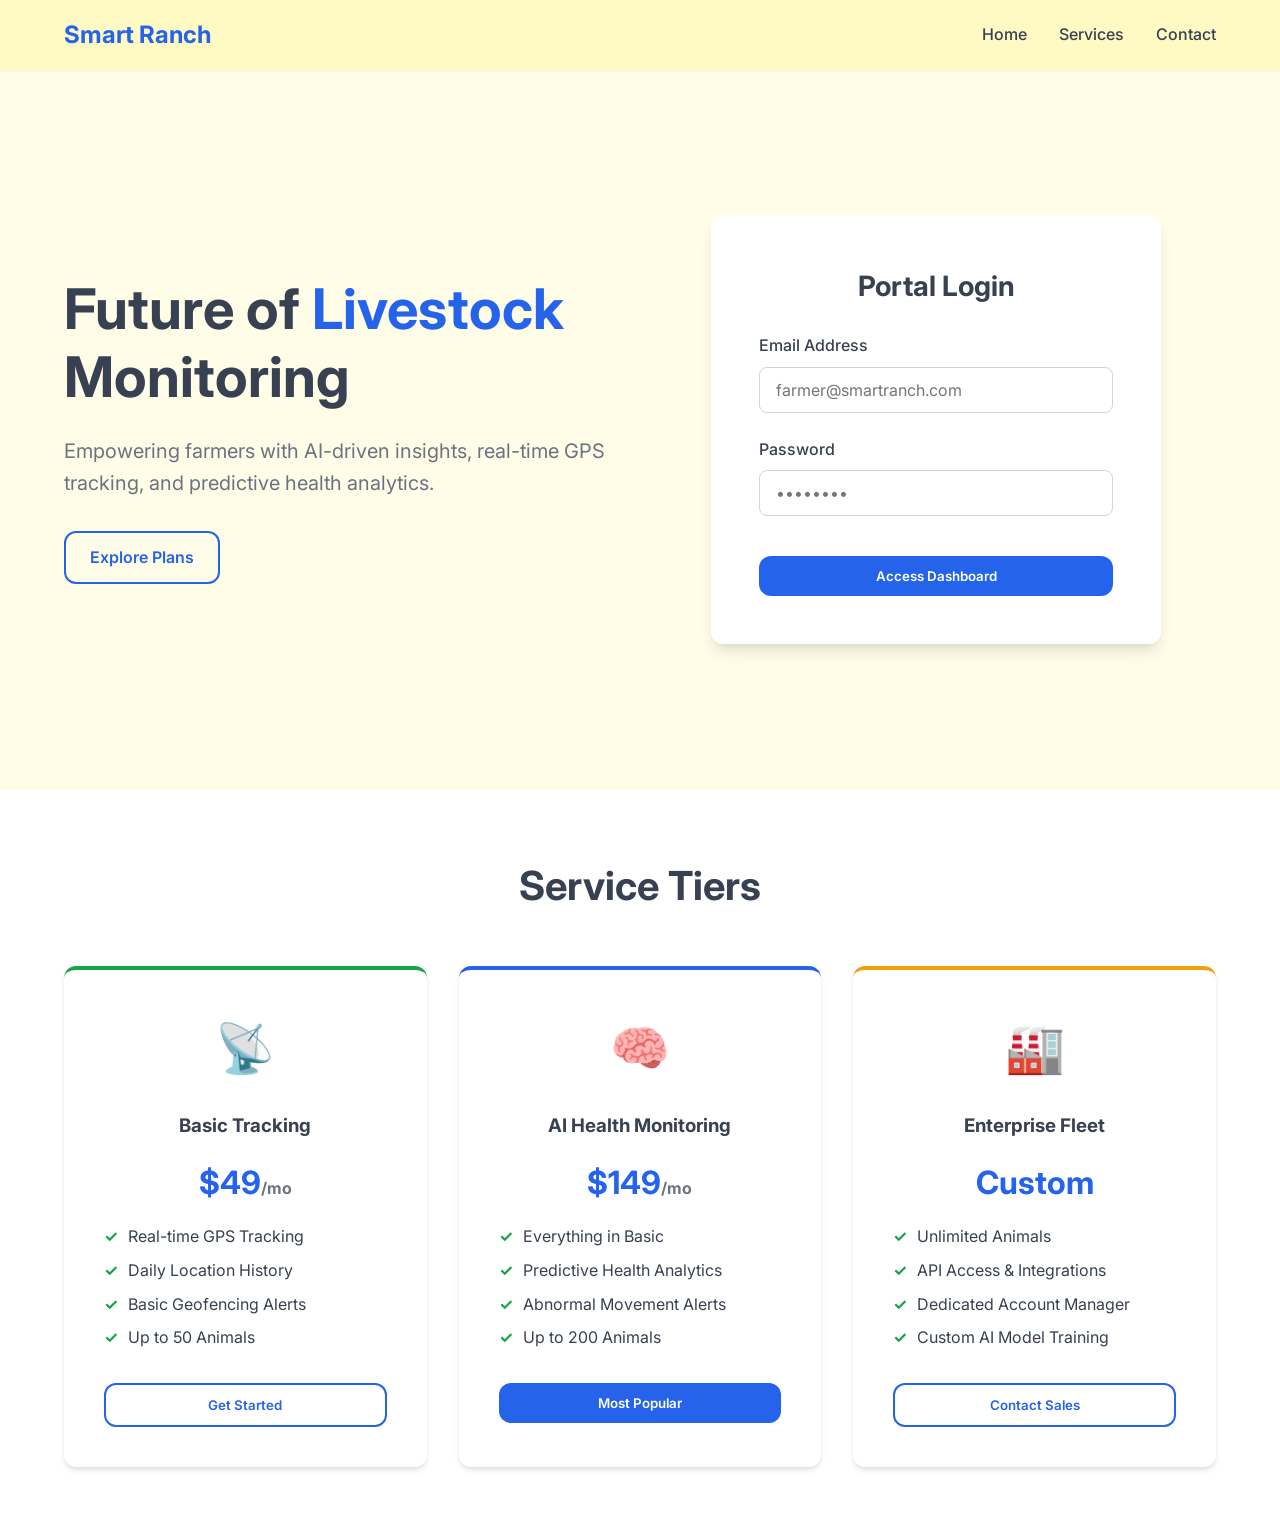
<file: index.html>
<!DOCTYPE html>
<html lang="en">
<head>
  <meta charset="UTF-8">
  <meta name="viewport" content="width=device-width, initial-scale=1.0">
  <title>Smart Ranch | AI Livestock Monitoring</title>
  <link rel="stylesheet" href="css/styles.css">
</head>
<body>
  <!-- Navbar -->
  <nav class="navbar">
    <div class="nav-brand">
      <!-- We will just use text for the logo to avoid missing image issues if they didn't save the generated logo to assets, but we can structure it so they can easily swap it in -->
      <span>Smart Ranch</span>
    </div>
    <ul class="nav-links">
      <li><a href="#home">Home</a></li>
      <li><a href="#services">Services</a></li>
      <li><a href="contact.html">Contact</a></li>
    </ul>
  </nav>

  <!-- Hero Section & Login -->
  <section class="hero" id="home">
    <div class="hero-content">
      <h1 class="hero-title">Future of <span>Livestock</span> Monitoring</h1>
      <p class="hero-subtitle">Empowering farmers with AI-driven insights, real-time GPS tracking, and predictive health analytics.</p>
      <a href="#services" class="btn btn-outline">Explore Plans</a>
    </div>
    <div class="auth-container">
      <div class="auth-card">
        <h3>Portal Login</h3>
        <form id="loginForm">
          <div class="form-group">
            <label for="email">Email Address</label>
            <input type="email" id="email" class="form-control" placeholder="farmer@smartranch.com" required>
          </div>
          <div class="form-group">
            <label for="password">Password</label>
            <input type="password" id="password" class="form-control" placeholder="••••••••" required>
          </div>
          <button type="submit" class="btn btn-primary" style="width: 100%; margin-top: 1rem;">Access Dashboard</button>
        </form>
      </div>
    </div>
  </section>

  <!-- Services Tiers -->
  <section id="services" style="background-color: white;">
    <h2 class="section-title">Service Tiers</h2>
    <div class="services-grid">
      <!-- Tier 1 -->
      <div class="service-card tier-1">
        <div class="service-icon">📡</div>
        <h3>Basic Tracking</h3>
        <p class="service-price">$49<span style="font-size: 1rem; color: var(--text-secondary);">/mo</span></p>
        <ul class="service-features">
          <li>Real-time GPS Tracking</li>
          <li>Daily Location History</li>
          <li>Basic Geofencing Alerts</li>
          <li>Up to 50 Animals</li>
        </ul>
        <button class="btn btn-outline" style="width: 100%;">Get Started</button>
      </div>
      <!-- Tier 2 -->
      <div class="service-card tier-2">
        <div class="service-icon">🧠</div>
        <h3>AI Health Monitoring</h3>
        <p class="service-price">$149<span style="font-size: 1rem; color: var(--text-secondary);">/mo</span></p>
        <ul class="service-features">
          <li>Everything in Basic</li>
          <li>Predictive Health Analytics</li>
          <li>Abnormal Movement Alerts</li>
          <li>Up to 200 Animals</li>
        </ul>
        <button class="btn btn-primary" style="width: 100%;">Most Popular</button>
      </div>
      <!-- Tier 3 -->
      <div class="service-card tier-3">
        <div class="service-icon">🏭</div>
        <h3>Enterprise Fleet</h3>
        <p class="service-price">Custom</p>
        <ul class="service-features">
          <li>Unlimited Animals</li>
          <li>API Access & Integrations</li>
          <li>Dedicated Account Manager</li>
          <li>Custom AI Model Training</li>
        </ul>
        <button class="btn btn-outline" style="width: 100%;">Contact Sales</button>
      </div>
    </div>
  </section>

  <script src="js/auth.js"></script>
</body>
</html>
</file>
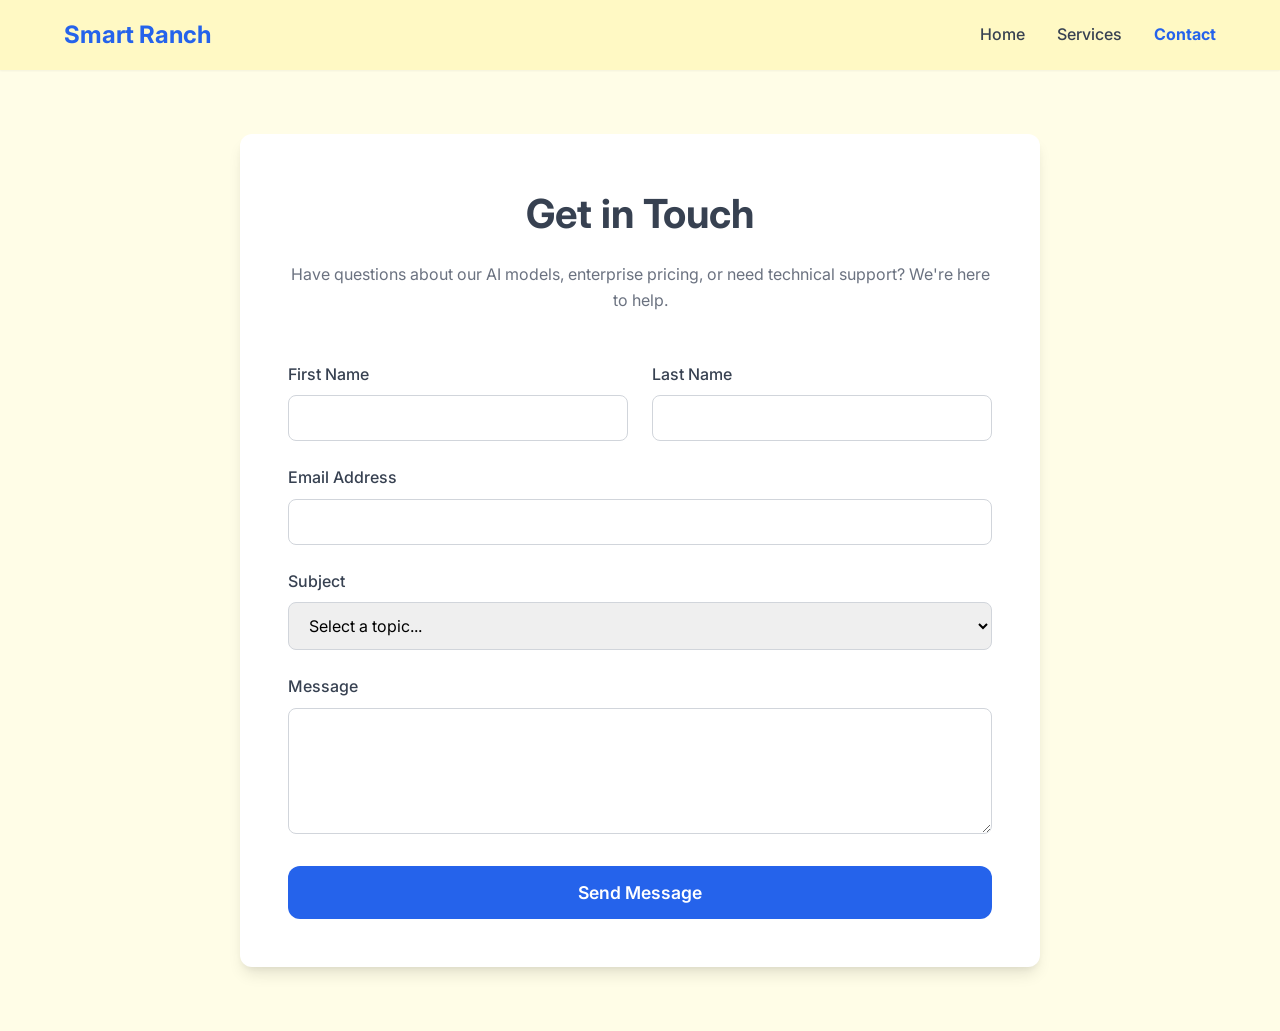
<file: contact.html>
<!DOCTYPE html>
<html lang="en">
<head>
  <meta charset="UTF-8">
  <meta name="viewport" content="width=device-width, initial-scale=1.0">
  <title>Contact Us | Smart Ranch</title>
  <link rel="stylesheet" href="css/styles.css">
</head>
<body>
  <!-- Navbar -->
  <nav class="navbar">
    <div class="nav-brand">
      <span>Smart Ranch</span>
    </div>
    <ul class="nav-links">
      <li><a href="index.html">Home</a></li>
      <li><a href="index.html#services">Services</a></li>
      <li><a href="contact.html" style="color: var(--primary-blue); font-weight: 700;">Contact</a></li>
    </ul>
  </nav>

  <section>
    <div class="contact-container">
      <h2 class="section-title" style="margin-bottom: 1rem;">Get in Touch</h2>
      <p style="text-align: center; color: var(--text-secondary); margin-bottom: 3rem;">Have questions about our AI models, enterprise pricing, or need technical support? We're here to help.</p>
      
      <form id="contactForm" onsubmit="event.preventDefault(); alert('Message sent successfully! Our team will contact you shortly.'); this.reset();">
        <div style="display: grid; grid-template-columns: 1fr 1fr; gap: 1.5rem; margin-bottom: 1.5rem;">
          <div class="form-group" style="margin-bottom: 0;">
            <label for="firstName">First Name</label>
            <input type="text" id="firstName" class="form-control" required>
          </div>
          <div class="form-group" style="margin-bottom: 0;">
            <label for="lastName">Last Name</label>
            <input type="text" id="lastName" class="form-control" required>
          </div>
        </div>
        
        <div class="form-group">
          <label for="contactEmail">Email Address</label>
          <input type="email" id="contactEmail" class="form-control" required>
        </div>

        <div class="form-group">
          <label for="subject">Subject</label>
          <select id="subject" class="form-control" required>
            <option value="">Select a topic...</option>
            <option value="sales">Sales & Pricing</option>
            <option value="support">Technical Support</option>
            <option value="partnership">Partnership Inquiry</option>
            <option value="other">Other</option>
          </select>
        </div>

        <div class="form-group">
          <label for="message">Message</label>
          <textarea id="message" class="form-control" rows="5" required></textarea>
        </div>

        <button type="submit" class="btn btn-primary" style="width: 100%; font-size: 1.1rem; padding: 1rem;">Send Message</button>
      </form>
    </div>
  </section>

</body>
</html>
</file>
<file: css/styles.css>
@import url('https://fonts.googleapis.com/css2?family=Inter:wght@300;400;500;600;700&display=swap');

:root {
  /* Light Yellow Theme Base */
  --bg-color: #FFFDE7; /* Very light yellow */
  --surface-color: #FFF9C4; /* Light yellow surface */
  --surface-hover: #FFF59D;
  --text-primary: #374151; /* Dark gray for contrast */
  --text-secondary: #6B7280;
  
  /* Primary Colors */
  --primary-blue: #2563EB; /* Trust, action */
  --primary-blue-hover: #1D4ED8;
  --primary-red: #DC2626; /* Critical alerts */
  --primary-yellow: #F59E0B; /* Warnings */
  --primary-green: #16A34A; /* Healthy status */

  /* Structural */
  --border-radius: 12px;
  --shadow-sm: 0 1px 2px 0 rgba(0, 0, 0, 0.05);
  --shadow-md: 0 4px 6px -1px rgba(0, 0, 0, 0.1), 0 2px 4px -1px rgba(0, 0, 0, 0.06);
  --shadow-lg: 0 10px 15px -3px rgba(0, 0, 0, 0.1), 0 4px 6px -2px rgba(0, 0, 0, 0.05);
  
  --transition: all 0.3s ease;
}

* {
  margin: 0;
  padding: 0;
  box-sizing: border-box;
  font-family: 'Inter', sans-serif;
}

body {
  background-color: var(--bg-color);
  color: var(--text-primary);
  line-height: 1.6;
}

a {
  text-decoration: none;
  color: var(--primary-blue);
  transition: var(--transition);
}

a:hover {
  color: var(--primary-blue-hover);
}

/* Navbar */
.navbar {
  display: flex;
  justify-content: space-between;
  align-items: center;
  padding: 1rem 5%;
  background-color: var(--surface-color);
  box-shadow: var(--shadow-sm);
  position: sticky;
  top: 0;
  z-index: 1000;
}

.nav-brand {
  display: flex;
  align-items: center;
  gap: 10px;
  font-size: 1.5rem;
  font-weight: 700;
  color: var(--primary-blue);
}

.nav-brand img {
  height: 40px;
  border-radius: 8px;
}

.nav-links {
  display: flex;
  gap: 2rem;
  list-style: none;
}

.nav-links a {
  font-weight: 500;
  color: var(--text-primary);
}

.nav-links a:hover {
  color: var(--primary-blue);
}

/* Buttons */
.btn {
  padding: 0.75rem 1.5rem;
  border-radius: var(--border-radius);
  border: none;
  font-weight: 600;
  cursor: pointer;
  transition: var(--transition);
  display: inline-block;
  text-align: center;
}

.btn-primary {
  background-color: var(--primary-blue);
  color: white;
}

.btn-primary:hover {
  background-color: var(--primary-blue-hover);
  transform: translateY(-2px);
  color: white;
}

.btn-outline {
  background-color: transparent;
  border: 2px solid var(--primary-blue);
  color: var(--primary-blue);
}

.btn-outline:hover {
  background-color: var(--primary-blue);
  color: white;
}

/* Sections */
section {
  padding: 4rem 5%;
}

.section-title {
  text-align: center;
  font-size: 2.5rem;
  margin-bottom: 3rem;
  color: var(--text-primary);
}

/* Hero Section */
.hero {
  display: flex;
  align-items: center;
  justify-content: space-between;
  min-height: 80vh;
  gap: 2rem;
}

.hero-content {
  flex: 1;
}

.hero-title {
  font-size: 3.5rem;
  line-height: 1.2;
  margin-bottom: 1.5rem;
  color: var(--text-primary);
}

.hero-title span {
  color: var(--primary-blue);
}

.hero-subtitle {
  font-size: 1.25rem;
  color: var(--text-secondary);
  margin-bottom: 2rem;
}

/* Login/Auth Card */
.auth-container {
  flex: 1;
  display: flex;
  justify-content: center;
}

.auth-card {
  background: white;
  padding: 3rem;
  border-radius: var(--border-radius);
  box-shadow: var(--shadow-lg);
  width: 100%;
  max-width: 450px;
}

.auth-card h3 {
  font-size: 1.75rem;
  margin-bottom: 1.5rem;
  text-align: center;
}

.form-group {
  margin-bottom: 1.5rem;
}

.form-group label {
  display: block;
  margin-bottom: 0.5rem;
  font-weight: 500;
}

.form-control {
  width: 100%;
  padding: 0.75rem 1rem;
  border: 1px solid #D1D5DB;
  border-radius: 8px;
  font-size: 1rem;
  transition: var(--transition);
}

.form-control:focus {
  outline: none;
  border-color: var(--primary-blue);
  box-shadow: 0 0 0 3px rgba(37, 99, 235, 0.2);
}

/* Services Grid */
.services-grid {
  display: grid;
  grid-template-columns: repeat(auto-fit, minmax(300px, 1fr));
  gap: 2rem;
}

.service-card {
  background: white;
  padding: 2.5rem;
  border-radius: var(--border-radius);
  box-shadow: var(--shadow-md);
  text-align: center;
  transition: var(--transition);
  border-top: 4px solid transparent;
}

.service-card:hover {
  transform: translateY(-10px);
  box-shadow: var(--shadow-lg);
}

.service-card.tier-1 { border-color: var(--primary-green); }
.service-card.tier-2 { border-color: var(--primary-blue); }
.service-card.tier-3 { border-color: var(--primary-yellow); }

.service-icon {
  font-size: 3rem;
  margin-bottom: 1.5rem;
}

.service-price {
  font-size: 2rem;
  font-weight: 700;
  margin: 1rem 0;
  color: var(--primary-blue);
}

.service-features {
  list-style: none;
  margin-bottom: 2rem;
  text-align: left;
}

.service-features li {
  margin-bottom: 0.5rem;
  padding-left: 1.5rem;
  position: relative;
}

.service-features li::before {
  content: '✓';
  position: absolute;
  left: 0;
  color: var(--primary-green);
  font-weight: bold;
}

/* Dashboard Layout */
.dashboard-layout {
  display: flex;
  height: 100vh;
  overflow: hidden;
}

.sidebar {
  width: 280px;
  background-color: var(--surface-color);
  border-right: 1px solid rgba(0,0,0,0.05);
  display: flex;
  flex-direction: column;
}

.sidebar-header {
  padding: 1.5rem;
  border-bottom: 1px solid rgba(0,0,0,0.05);
}

.sidebar-nav {
  padding: 1.5rem 0;
  flex: 1;
}

.nav-item {
  display: flex;
  align-items: center;
  gap: 1rem;
  padding: 1rem 1.5rem;
  color: var(--text-primary);
  font-weight: 500;
  cursor: pointer;
  transition: var(--transition);
}

.nav-item:hover, .nav-item.active {
  background-color: var(--surface-hover);
  color: var(--primary-blue);
  border-right: 3px solid var(--primary-blue);
}

.main-content {
  flex: 1;
  display: flex;
  flex-direction: column;
  overflow-y: auto;
  background-color: var(--bg-color);
}

.topbar {
  display: flex;
  justify-content: space-between;
  align-items: center;
  padding: 1.5rem 2rem;
  background-color: white;
  box-shadow: var(--shadow-sm);
  z-index: 10;
}

/* Stats Cards */
.stats-grid {
  display: grid;
  grid-template-columns: repeat(auto-fit, minmax(200px, 1fr));
  gap: 1.5rem;
  padding: 2rem;
}

.stat-card {
  background: white;
  padding: 1.5rem;
  border-radius: var(--border-radius);
  box-shadow: var(--shadow-sm);
  display: flex;
  align-items: center;
  gap: 1rem;
}

.stat-icon {
  width: 50px;
  height: 50px;
  border-radius: 50%;
  display: flex;
  align-items: center;
  justify-content: center;
  font-size: 1.5rem;
}

.bg-blue { background-color: rgba(37, 99, 235, 0.1); color: var(--primary-blue); }
.bg-red { background-color: rgba(220, 38, 38, 0.1); color: var(--primary-red); }
.bg-green { background-color: rgba(22, 163, 74, 0.1); color: var(--primary-green); }

.stat-info h4 {
  font-size: 0.875rem;
  color: var(--text-secondary);
}

.stat-info p {
  font-size: 1.5rem;
  font-weight: 700;
}

/* Map & Livestock Area */
.dashboard-body {
  display: grid;
  grid-template-columns: 2fr 1fr;
  gap: 2rem;
  padding: 0 2rem 2rem 2rem;
  flex: 1;
}

.map-container {
  background: white;
  border-radius: var(--border-radius);
  box-shadow: var(--shadow-sm);
  overflow: hidden;
  display: flex;
  flex-direction: column;
}

.map-header {
  padding: 1rem 1.5rem;
  border-bottom: 1px solid rgba(0,0,0,0.05);
  font-weight: 600;
}

#map {
  flex: 1;
  min-height: 400px;
}

.livestock-list {
  background: white;
  border-radius: var(--border-radius);
  box-shadow: var(--shadow-sm);
  display: flex;
  flex-direction: column;
}

.list-header {
  padding: 1rem 1.5rem;
  border-bottom: 1px solid rgba(0,0,0,0.05);
  font-weight: 600;
  display: flex;
  justify-content: space-between;
}

.list-body {
  padding: 1rem;
  overflow-y: auto;
  max-height: 500px;
}

.livestock-card {
  padding: 1rem;
  border: 1px solid rgba(0,0,0,0.05);
  border-radius: 8px;
  margin-bottom: 1rem;
  transition: var(--transition);
  cursor: pointer;
}

.livestock-card:hover {
  background-color: var(--surface-hover);
}

.card-header {
  display: flex;
  justify-content: space-between;
  align-items: center;
  margin-bottom: 0.5rem;
}

.tag-id {
  font-size: 0.75rem;
  background-color: var(--surface-color);
  padding: 0.25rem 0.5rem;
  border-radius: 4px;
  font-weight: 600;
}

.status-badge {
  font-size: 0.75rem;
  padding: 0.25rem 0.5rem;
  border-radius: 12px;
  font-weight: 600;
}

.status-healthy { background-color: rgba(22, 163, 74, 0.1); color: var(--primary-green); }
.status-alert { 
  background-color: rgba(220, 38, 38, 0.1); 
  color: var(--primary-red);
  animation: pulse 2s infinite;
}

.card-details {
  font-size: 0.875rem;
  color: var(--text-secondary);
}

@keyframes pulse {
  0% { box-shadow: 0 0 0 0 rgba(220, 38, 38, 0.4); }
  70% { box-shadow: 0 0 0 6px rgba(220, 38, 38, 0); }
  100% { box-shadow: 0 0 0 0 rgba(220, 38, 38, 0); }
}

/* Contact Form Specific */
.contact-container {
  max-width: 800px;
  margin: 0 auto;
  background: white;
  padding: 3rem;
  border-radius: var(--border-radius);
  box-shadow: var(--shadow-lg);
}

/* Responsive */
@media (max-width: 992px) {
  .hero {
    flex-direction: column;
    text-align: center;
    padding-top: 2rem;
  }
  .dashboard-body {
    grid-template-columns: 1fr;
  }
}

@media (max-width: 768px) {
  .nav-links {
    display: none; /* simple mobile handling */
  }
  .sidebar {
    position: absolute;
    transform: translateX(-100%);
    z-index: 100;
    height: 100%;
  }
}
</file>
